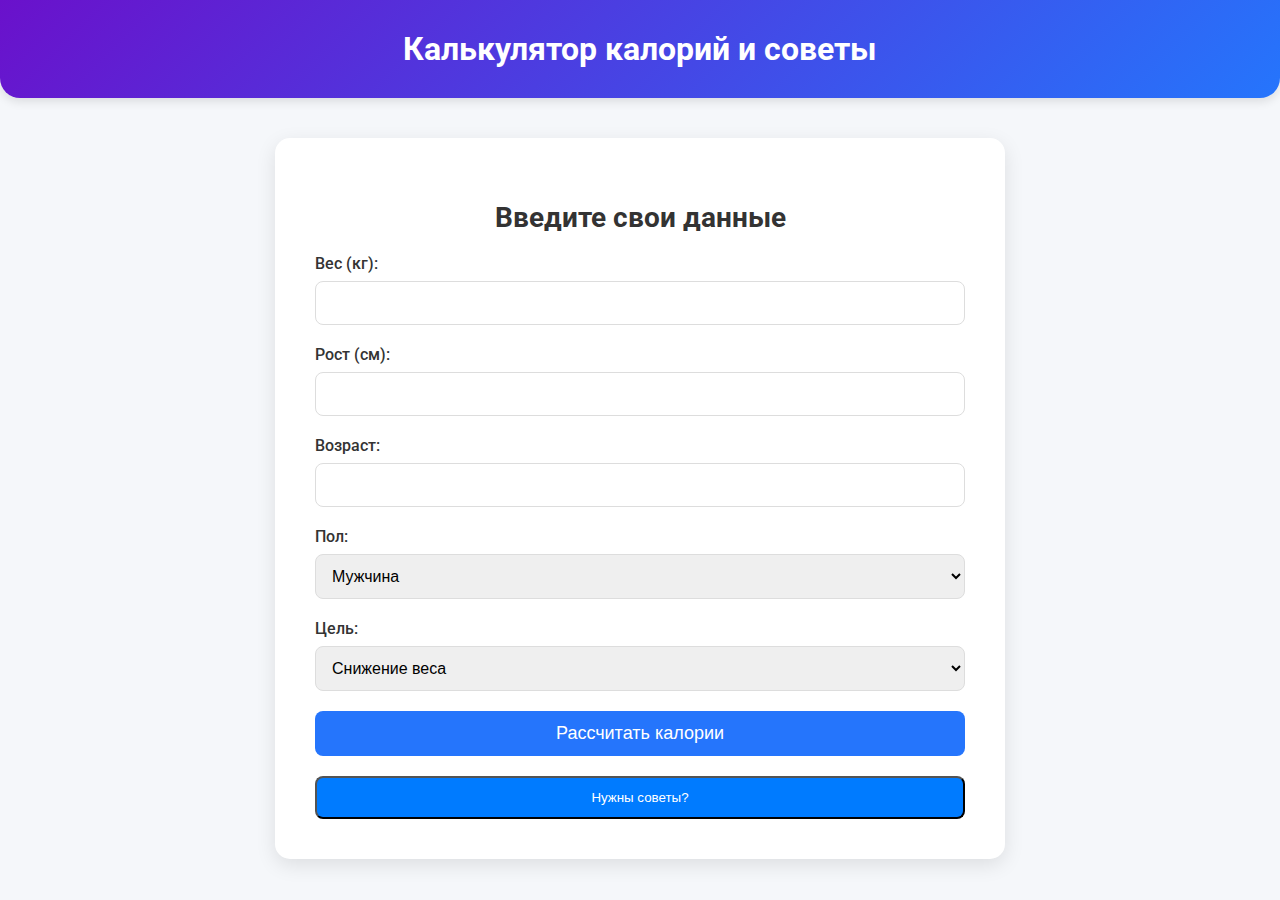
<file: templates/advice_and_calculator.html>
<!DOCTYPE html>
<html lang="ru">
<head>
  <meta charset="UTF-8">
  <meta name="viewport" content="width=device-width, initial-scale=1.0">
  <title>Калькулятор калорий и советы</title>
  <link href="https://fonts.googleapis.com/css2?family=Roboto:wght@400;500;700&display=swap" rel="stylesheet">
  <style>
    body {
      font-family: 'Roboto', sans-serif;
      background: #f5f7fa;
      margin: 0;
      padding: 0;
      box-sizing: border-box;
      color: #333;
    }

    header {
      background: linear-gradient(135deg, #6a11cb, #2575fc);
      color: white;
      padding: 30px;
      text-align: center;
      border-bottom-left-radius: 20px;
      border-bottom-right-radius: 20px;
      box-shadow: 0 4px 10px rgba(0, 0, 0, 0.1);
    }

    header h1 {
      font-size: 32px;
      font-weight: 700;
      margin: 0;
    }

    .calculator-form {
      max-width: 650px;
      margin: 40px auto;
      background: #ffffff;
      padding: 40px;
      border-radius: 15px;
      box-shadow: 0 6px 20px rgba(0, 0, 0, 0.1);
    }

    .calculator-form h2 {
      text-align: center;
      font-size: 28px;
      color: #333;
      margin-bottom: 20px;
    }

    .form-group {
      margin-bottom: 20px;
    }

    .form-group label {
      display: block;
      font-size: 16px;
      font-weight: 500;
      margin-bottom: 8px;
    }

    .form-group input, .form-group select {
      width: 100%;
      padding: 12px;
      font-size: 16px;
      border: 1px solid #ddd;
      border-radius: 8px;
      box-sizing: border-box;
      transition: border 0.3s;
    }

    .form-group input:focus, .form-group select:focus {
      border-color: #2575fc;
      outline: none;
    }

    .btn {
      background-color: #2575fc;
      color: white;
      padding: 12px 20px;
      font-size: 18px;
      border: none;
      border-radius: 8px;
      cursor: pointer;
      transition: background 0.3s, transform 0.2s;
      width: 100%;
    }

    .btn:hover {
      background-color: #1a5fb8;
      transform: scale(1.05);
    }

    .result {
      margin-top: 30px;
      padding: 20px;
      background: #e6f7ff;
      border-radius: 12px;
      text-align: center;
      display: none;
    }

    .advice {
      margin-top: 30px;
      padding: 20px;
      background: #fff4e6;
      border-radius: 12px;
      display: none;
      animation: slideIn 0.5s ease-in-out;
    }

    .advice h3 {
      margin-top: 0;
      font-size: 24px;
      color: #ff8c00;
    }

    .advice ul {
      padding-left: 20px;
      font-size: 16px;
    }

    .advice li {
      margin-bottom: 10px;
    }

    .advice-toggle {
      margin-top: 20px;
      background: #007bff;
      color: white;
      padding: 12px;
      border-radius: 8px;
      cursor: pointer;
      transition: background 0.3s;
      width: 100%;
    }

    .advice-toggle:hover {
      background: #0056b3;
    }

    @keyframes slideIn {
      0% {
        opacity: 0;
        transform: translateY(20px);
      }
      100% {
        opacity: 1;
        transform: translateY(0);
      }
    }

    @media (max-width: 768px) {
      .calculator-form {
        padding: 20px;
      }
      .btn, .advice-toggle {
        font-size: 16px;
      }
      .result h3 {
        font-size: 18px;
      }
    }
  </style>
</head>
<body>
  <header>
    <h1>Калькулятор калорий и советы</h1>
  </header>

  <div class="calculator-form">
    <h2>Введите свои данные</h2>
    <form id="calculator-form">
      <div class="form-group">
        <label for="weight">Вес (кг):</label>
        <input type="number" id="weight" required>
      </div>
      <div class="form-group">
        <label for="height">Рост (см):</label>
        <input type="number" id="height" required>
      </div>
      <div class="form-group">
        <label for="age">Возраст:</label>
        <input type="number" id="age" required>
      </div>
      <div class="form-group">
        <label for="gender">Пол:</label>
        <select id="gender" required>
          <option value="male">Мужчина</option>
          <option value="female">Женщина</option>
        </select>
      </div>
      <div class="form-group">
        <label for="goal">Цель:</label>
        <select id="goal" required>
          <option value="lose_weight">Снижение веса</option>
          <option value="maintain_weight">Поддержание веса</option>
          <option value="gain_weight">Набор веса</option>
        </select>
      </div>
      <button type="submit" class="btn">Рассчитать калории</button>
    </form>

    <div id="result" class="result">
      <h3>Ваши калории в день: <span id="calories-result"></span> ккал</h3>
    </div>

    <button class="advice-toggle">Нужны советы?</button>

    <div id="advice" class="advice">
      <h3>Советы для вас:</h3>
      <ul>
        <li>Регулярно занимайтесь физической активностью — это помогает обмену веществ.</li>
        <li>Пейте достаточно воды каждый день (не менее 2 литров).</li>
        <li>Добавляйте больше овощей и фруктов в рацион.</li>
        <li>Не пропускайте завтрак — он помогает начать день с энергией.</li>
        <li>Избегайте сладких напитков и фастфуда.</li>
        <li>Спите не менее 7–8 часов в сутки.</li>
      </ul>
    </div>
  </div>

  <script>
    document.addEventListener("DOMContentLoaded", function() {
      const form = document.getElementById('calculator-form');
      const resultDiv = document.getElementById('result');
      const caloriesResult = document.getElementById('calories-result');
      const advice = document.getElementById('advice');
      const adviceBtn = document.querySelector('.advice-toggle');

      form.addEventListener('submit', function(e) {
        e.preventDefault();

        const weight = parseFloat(document.getElementById('weight').value);
        const height = parseFloat(document.getElementById('height').value);
        const age = parseInt(document.getElementById('age').value);
        const gender = document.getElementById('gender').value;
        const goal = document.getElementById('goal').value;

        if (weight <= 0 || height <= 0 || age <= 0 || isNaN(weight) || isNaN(height) || isNaN(age)) {
          alert('Введите корректные данные!');
          return;
        }

        let bmr = gender === "male"
          ? 10 * weight + 6.25 * height - 5 * age + 5
          : 10 * weight + 6.25 * height - 5 * age - 161;

        let dailyCalories = bmr;
        if (goal === "lose_weight") dailyCalories -= 500;
        if (goal === "gain_weight") dailyCalories += 500;

        resultDiv.style.display = 'block';
        caloriesResult.textContent = dailyCalories.toFixed(0);
      });

      adviceBtn.addEventListener('click', function() {
        if (advice.style.display === 'none' || advice.style.display === '') {
          advice.style.display = 'block';
          adviceBtn.textContent = 'Скрыть советы';
        } else {
          advice.style.display = 'none';
          adviceBtn.textContent = 'Нужны советы?';
        }
      });
    });
  </script>
</body>
</html>
</file>
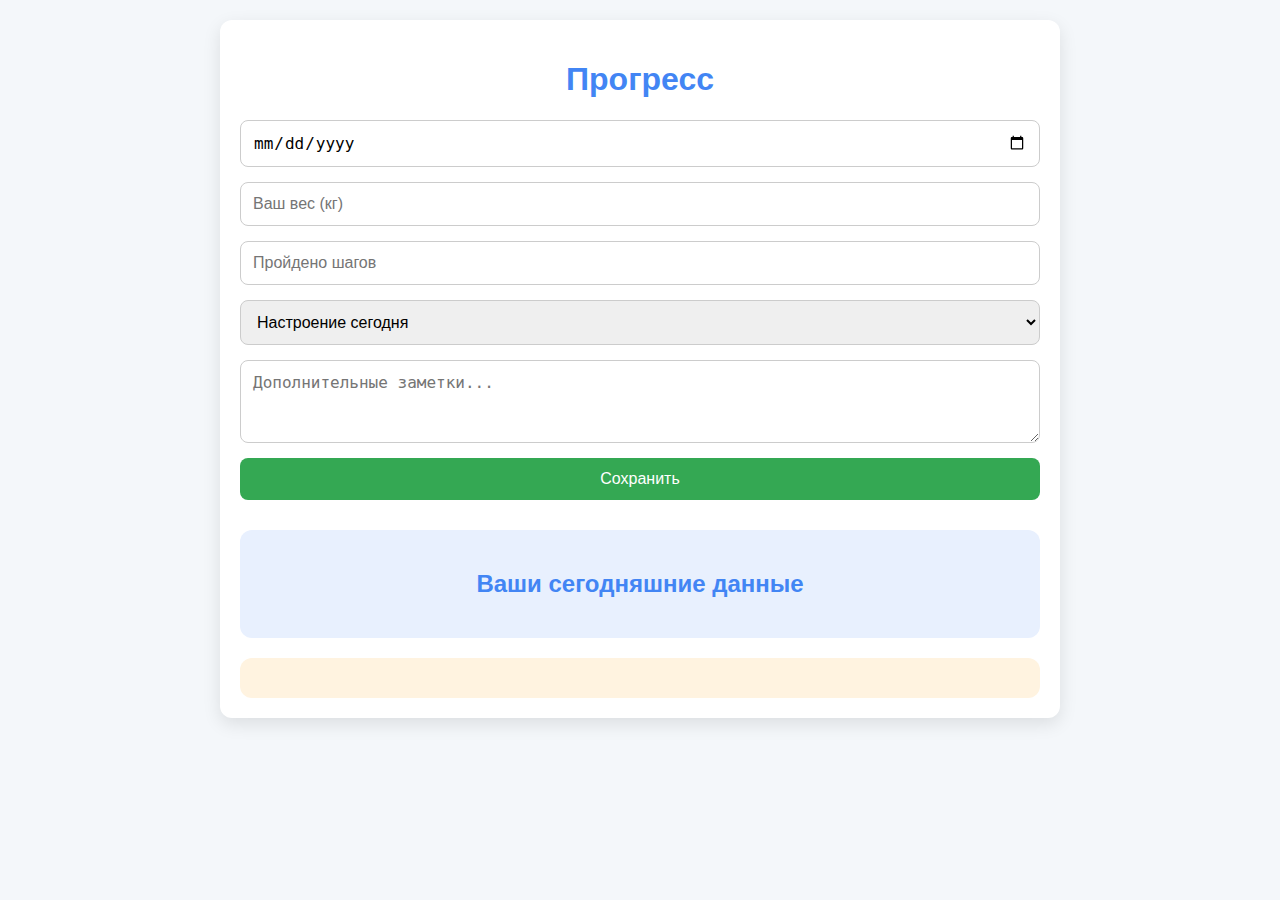
<file: templates/progress.html>
<!DOCTYPE html>
<html lang="ru">
<head>
    <meta charset="UTF-8">
    <title>Прогресс</title>
    <style>
        body {
            font-family: 'Roboto', sans-serif;
            background-color: #f4f7fa;
            color: #333;
            margin: 0;
            padding: 0;
        }
        .wrapper {
            max-width: 800px;
            margin: 20px auto;
            padding: 20px;
            background: #fff;
            border-radius: 12px;
            box-shadow: 0 6px 18px rgba(0,0,0,0.1);
        }
        h1, h2 {
            text-align: center;
            color: #4285f4;
        }
        form {
            display: flex;
            flex-direction: column;
            gap: 15px;
        }
        input, select, textarea {
            padding: 12px;
            font-size: 16px;
            border-radius: 8px;
            border: 1px solid #ccc;
        }
        button {
            padding: 12px;
            font-size: 16px;
            background-color: #34a853;
            color: #fff;
            border: none;
            border-radius: 8px;
            cursor: pointer;
            transition: 0.3s;
        }
        button:hover {
            background-color: #2b8c44;
        }
        .stats {
            margin-top: 30px;
            padding: 20px;
            background: #e8f0fe;
            border-radius: 12px;
        }
        .motivation {
            margin-top: 20px;
            padding: 20px;
            background: #fff3e0;
            border-radius: 12px;
            text-align: center;
            font-weight: bold;
            color: #ff6f00;
        }
    </style>
</head>
<body>
    <div class="wrapper">
        <h1>Прогресс</h1>
        <form id="progressForm">
            <input type="date" id="date" required>
            <input type="number" id="weight" placeholder="Ваш вес (кг)" required>
            <input type="number" id="steps" placeholder="Пройдено шагов" required>
            <select id="mood" required>
                <option value="">Настроение сегодня</option>
                <option value="Отлично">Отлично</option>
                <option value="Хорошо">Хорошо</option>
                <option value="Нейтрально">Нейтрально</option>
                <option value="Плохо">Плохо</option>
                <option value="Очень плохо">Очень плохо</option>
            </select>
            <textarea id="notes" placeholder="Дополнительные заметки..." rows="3"></textarea>
            <button type="submit">Сохранить</button>
        </form>

        <div class="stats" id="stats">
            <h2>Ваши сегодняшние данные</h2>
            <p id="showDate"></p>
            <p id="showWeight"></p>
            <p id="showSteps"></p>
            <p id="showCalories"></p>
            <p id="showMood"></p>
            <p id="showNotes"></p>
        </div>

        <div class="motivation" id="motivation">
            <!-- Мотивация будет подставляться JS -->
        </div>
    </div>

    <script>
        const form = document.getElementById('progressForm');
        const showDate = document.getElementById('showDate');
        const showWeight = document.getElementById('showWeight');
        const showSteps = document.getElementById('showSteps');
        const showCalories = document.getElementById('showCalories');
        const showMood = document.getElementById('showMood');
        const showNotes = document.getElementById('showNotes');
        const motivation = document.getElementById('motivation');

        form.addEventListener('submit', function(e){
            e.preventDefault();

            const date = document.getElementById('date').value;
            const weight = parseFloat(document.getElementById('weight').value);
            const steps = parseInt(document.getElementById('steps').value);
            const mood = document.getElementById('mood').value;
            const notes = document.getElementById('notes').value;

            // Примерный расчёт калорий: 0.04 ккал на 1 шаг
            const calories = (steps * 0.04).toFixed(0);


            showDate.textContent = `Дата: ${date}`;
            showWeight.textContent = `Вес: ${weight} кг`;
            showSteps.textContent = `Пройдено шагов: ${steps}`;
            showCalories.textContent = `Примерно сожжено калорий: ${calories} ккал`;
            showMood.textContent = `Настроение: ${mood}`;
            showNotes.textContent = `Заметки: ${notes || 'Нет'}`;

            // Мотивация
            const phrases = [
                "Отличная работа! Продолжай в том же духе!",
                "Каждый шаг приближает тебя к цели!",
                "Не сдавайся, успех близко!",
                "Маленькие шаги каждый день дают большие результаты!",
                "Ты сильнее, чем думаешь!"
            ];
            motivation.textContent = phrases[Math.floor(Math.random() * phrases.length)];

            // Очистка формы
            form.reset();
        });
    </script>
</body>
</html>
</file>
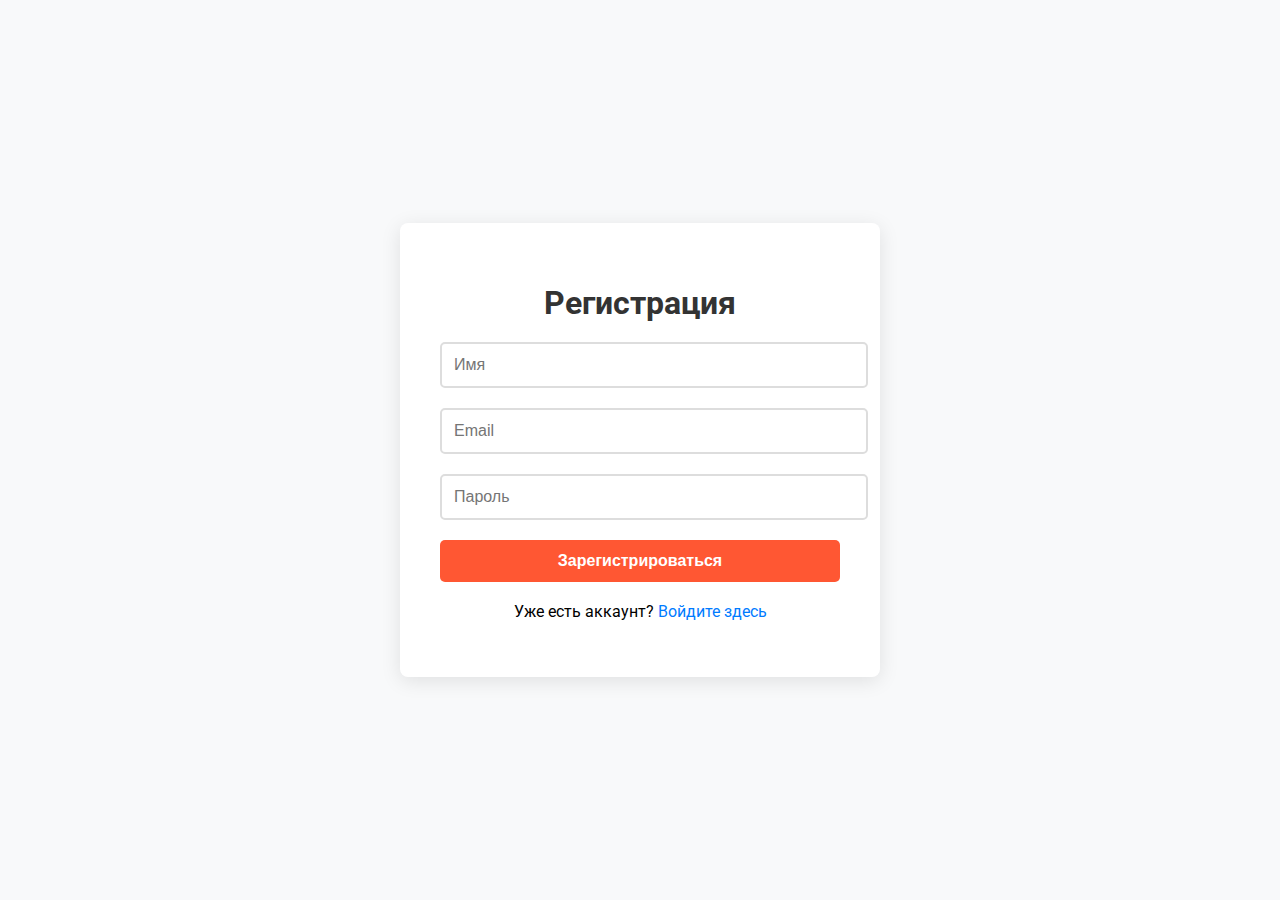
<file: templates/register.html>
<!DOCTYPE html>
<html lang="ru">
<head>
    <meta charset="UTF-8">
    <meta name="viewport" content="width=device-width, initial-scale=1.0">
    <meta name="description" content="Регистрация на сайте для похудения и фитнеса. Получите доступ к персонализированным планам и калькуляторам.">
    <meta name="keywords" content="регистрация, фитнес, диета, похудение, здоровый образ жизни">
    <title>Регистрация</title>
    <link href="https://fonts.googleapis.com/css2?family=Roboto:wght@400;500;700&display=swap" rel="stylesheet">
    <style>
        body {
            font-family: 'Roboto', sans-serif;
            background-color: #f8f9fa;
            margin: 0;
            padding: 0;
            display: flex;
            justify-content: center;
            align-items: center;
            height: 100vh;
        }

        .registration-container {
            background-color: white;
            padding: 40px;
            border-radius: 8px;
            box-shadow: 0 4px 20px rgba(0, 0, 0, 0.1);
            width: 100%;
            max-width: 400px;
        }

        h1 {
            text-align: center;
            font-size: 32px;
            color: #333;
            margin-bottom: 20px;
        }

        .form-group {
            margin-bottom: 20px;
        }

        .form-group input {
            width: 100%;
            padding: 12px;
            font-size: 16px;
            border: 2px solid #ddd;
            border-radius: 5px;
            transition: border-color 0.3s;
        }

        .form-group input:focus {
            border-color: #ff5733;
            outline: none;
        }

        button {
            width: 100%;
            padding: 12px;
            background-color: #ff5733;
            color: white;
            border: none;
            border-radius: 5px;
            font-size: 16px;
            font-weight: bold;
            cursor: pointer;
            transition: background-color 0.3s;
        }

        button:hover {
            background-color: #c13d1e;
        }

        .footer {
            text-align: center;
            margin-top: 20px;
        }

        .footer a {
            color: #007bff;
            text-decoration: none;
        }

        .footer a:hover {
            text-decoration: underline;
        }

        .error-message {
            color: #d9534f;
            font-size: 14px;
        }
    </style>
</head>
<body>
    <div class="registration-container">
        <h1>Регистрация</h1>
        <form id="registration-form" action="/register" method="POST">
            <div class="form-group">
                <input type="text" id="username" name="username" placeholder="Имя" required>
                <div id="username-error" class="error-message"></div>
            </div>
            <div class="form-group">
                <input type="email" id="email" name="email" placeholder="Email" required>
                <div id="email-error" class="error-message"></div>
            </div>
            <div class="form-group">
                <input type="password" id="password" name="password" placeholder="Пароль" required>
                <div id="password-error" class="error-message"></div>
            </div>
            <button type="submit">Зарегистрироваться</button>
        </form>
        <div class="footer">
            <p>Уже есть аккаунт? <a href="/login">Войдите здесь</a></p>
        </div>
    </div>

    <script>
        document.getElementById("registration-form").addEventListener("submit", function(event) {
            let valid = true;

            // Очистим старые ошибки
            document.getElementById("username-error").innerText = "";
            document.getElementById("email-error").innerText = "";
            document.getElementById("password-error").innerText = "";

            // Проверка имени
            const username = document.getElementById("username").value;
            if (username.length < 3) {
                document.getElementById("username-error").innerText = "Имя должно быть не менее 3 символов.";
                valid = false;
            }

            // Проверка email
            const email = document.getElementById("email").value;
            const emailPattern = /^[a-z0-9._%+-]+@[a-z0-9.-]+\.[a-z]{2,4}$/;
            if (!emailPattern.test(email)) {
                document.getElementById("email-error").innerText = "Введите корректный email.";
                valid = false;
            }

            // Проверка пароля
            const password = document.getElementById("password").value;
            if (password.length < 6) {
                document.getElementById("password-error").innerText = "Пароль должен быть не менее 6 символов.";
                valid = false;
            }

            if (!valid) {
                event.preventDefault(); // Предотвращаем отправку формы, если есть ошибки
            }
        });
    </script>

</body>
</html>
</file>
